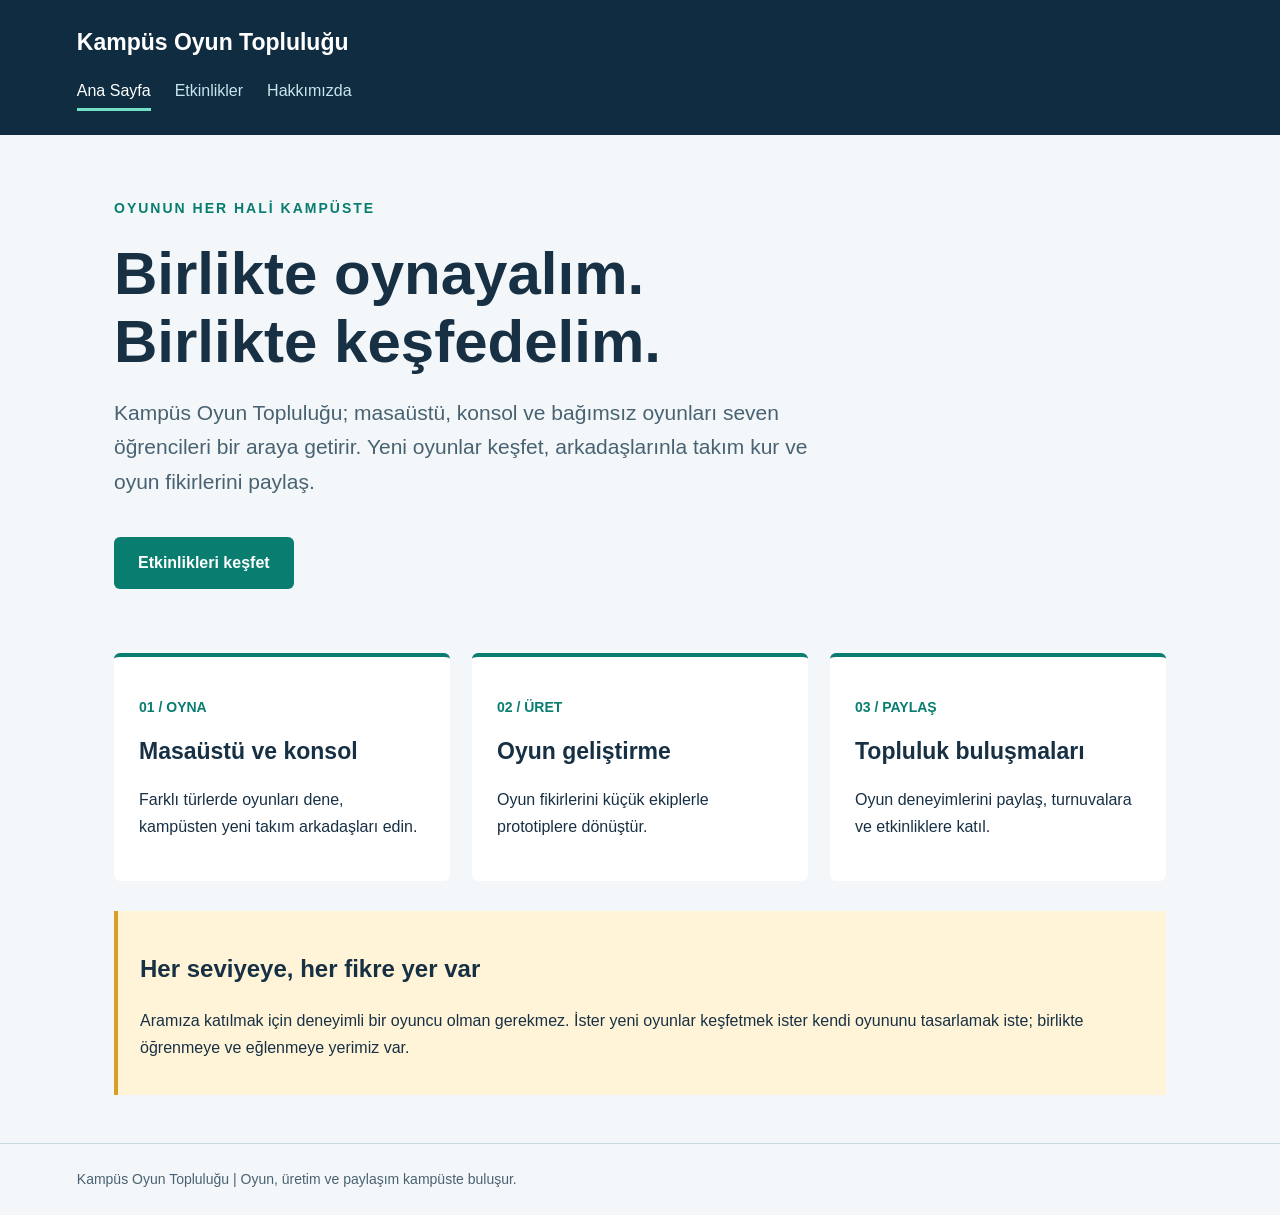
<file: index.html>
<!doctype html>
<html lang="tr">
<head>
  <meta charset="UTF-8">
  <meta name="viewport" content="width=device-width, initial-scale=1.0">
  <title>Ana Sayfa | Kampüs Oyun Topluluğu</title>
  <link rel="stylesheet" href="style.css">
</head>
<body>
<header><div class="brand">Kampüs Oyun Topluluğu</div><nav aria-label="Ana menü"><a href="index.html" aria-current="page">Ana Sayfa</a>
<a href="etkinlikler.html">Etkinlikler</a>
<a href="hakkimizda.html">Hakkımızda</a></nav></header>
<main><p class="eyebrow">OYUNUN HER HALİ KAMPÜSTE</p>
<h1>Birlikte oynayalım.<br>Birlikte keşfedelim.</h1>
<p class="intro">Kampüs Oyun Topluluğu; masaüstü, konsol ve bağımsız oyunları seven öğrencileri bir araya getirir. Yeni oyunlar keşfet, arkadaşlarınla takım kur ve oyun fikirlerini paylaş.</p>
<a class="button" href="etkinlikler.html">Etkinlikleri keşfet</a>
<section class="grid" aria-label="Topluluk etkinlikleri">
<article><p class="meta">01 / OYNA</p><h2>Masaüstü ve konsol</h2><p>Farklı türlerde oyunları dene, kampüsten yeni takım arkadaşları edin.</p></article>
<article><p class="meta">02 / ÜRET</p><h2>Oyun geliştirme</h2><p>Oyun fikirlerini küçük ekiplerle prototiplere dönüştür.</p></article>
<article><p class="meta">03 / PAYLAŞ</p><h2>Topluluk buluşmaları</h2><p>Oyun deneyimlerini paylaş, turnuvalara ve etkinliklere katıl.</p></article>
</section>
<section class="note" aria-label="Topluluk hakkında">
<h2>Her seviyeye, her fikre yer var</h2>
<p>Aramıza katılmak için deneyimli bir oyuncu olman gerekmez. İster yeni oyunlar keşfetmek ister kendi oyununu tasarlamak iste; birlikte öğrenmeye ve eğlenmeye yerimiz var.</p>
</section></main>
<footer>Kampüs Oyun Topluluğu | Oyun, üretim ve paylaşım kampüste buluşur.</footer>
</body>
</html>
</file>
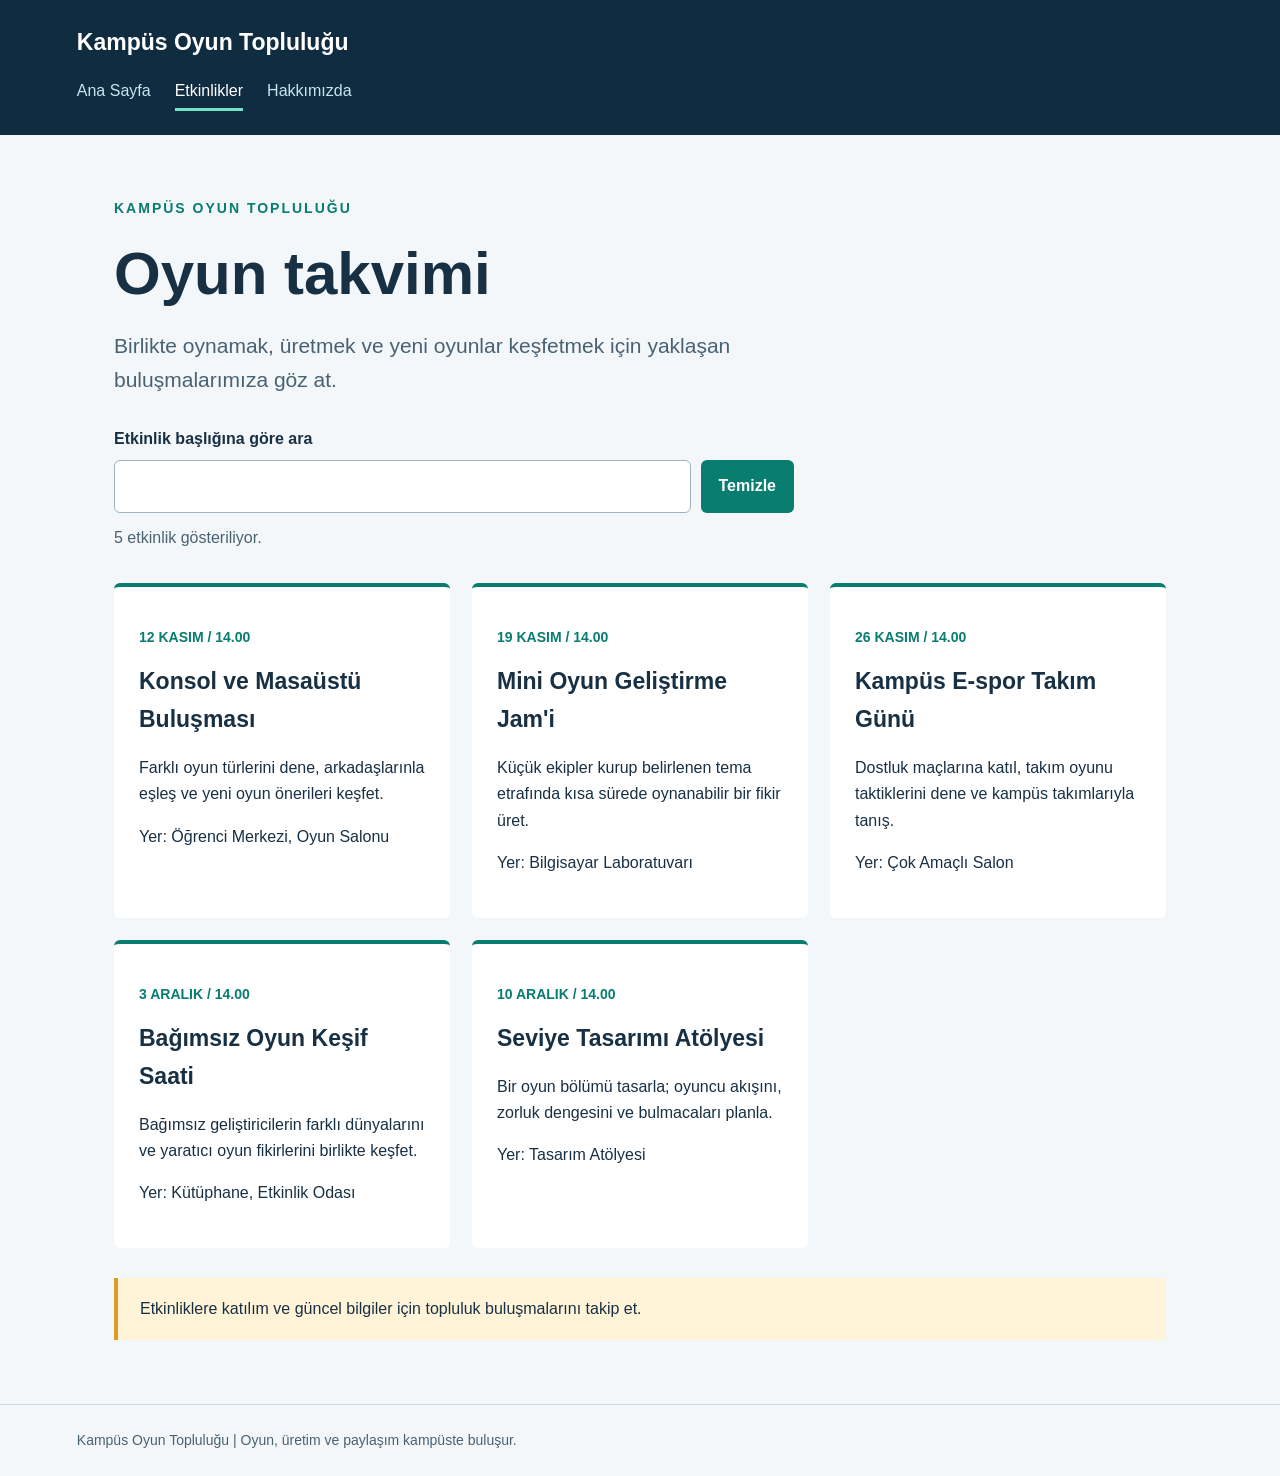
<file: etkinlikler.html>
<!doctype html>
<html lang="tr">
<head>
  <meta charset="UTF-8">
  <meta name="viewport" content="width=device-width, initial-scale=1.0">
  <title>Etkinlikler | Kampüs Oyun Topluluğu</title>
  <link rel="stylesheet" href="style.css">
  <script src="script.js" defer></script>
</head>
<body>
<header><div class="brand">Kampüs Oyun Topluluğu</div><nav aria-label="Ana menü"><a href="index.html">Ana Sayfa</a>
<a href="etkinlikler.html" aria-current="page">Etkinlikler</a>
<a href="hakkimizda.html">Hakkımızda</a></nav></header>
<main><p class="eyebrow">KAMPÜS OYUN TOPLULUĞU</p><h1>Oyun takvimi</h1>
<p class="intro">Birlikte oynamak, üretmek ve yeni oyunlar keşfetmek için yaklaşan buluşmalarımıza göz at.</p>
<div class="event-search">
<label for="event-search-input">Etkinlik başlığına göre ara</label>
<div class="event-search-controls">
<input id="event-search-input" type="search" autocomplete="off">
<button id="clear-search" type="button">Temizle</button>
</div>
<p id="event-count" class="event-count" aria-live="polite">5 etkinlik gösteriliyor.</p>
<p id="no-events" class="event-empty" role="status" hidden>Aramanıza uygun etkinlik bulunamadı.</p>
</div>
<section class="grid" id="event-list" aria-label="Oyun topluluğu etkinlikleri">
<article><p class="meta">12 KASIM / 14.00</p><h2>Konsol ve Masaüstü Buluşması</h2><p>Farklı oyun türlerini dene, arkadaşlarınla eşleş ve yeni oyun önerileri keşfet.</p><p>Yer: Öğrenci Merkezi, Oyun Salonu</p></article>
<article><p class="meta">19 KASIM / 14.00</p><h2>Mini Oyun Geliştirme Jam'i</h2><p>Küçük ekipler kurup belirlenen tema etrafında kısa sürede oynanabilir bir fikir üret.</p><p>Yer: Bilgisayar Laboratuvarı</p></article>
<article><p class="meta">26 KASIM / 14.00</p><h2>Kampüs E-spor Takım Günü</h2><p>Dostluk maçlarına katıl, takım oyunu taktiklerini dene ve kampüs takımlarıyla tanış.</p><p>Yer: Çok Amaçlı Salon</p></article>
<article><p class="meta">3 ARALIK / 14.00</p><h2>Bağımsız Oyun Keşif Saati</h2><p>Bağımsız geliştiricilerin farklı dünyalarını ve yaratıcı oyun fikirlerini birlikte keşfet.</p><p>Yer: Kütüphane, Etkinlik Odası</p></article>
<article><p class="meta">10 ARALIK / 14.00</p><h2>Seviye Tasarımı Atölyesi</h2><p>Bir oyun bölümü tasarla; oyuncu akışını, zorluk dengesini ve bulmacaları planla.</p><p>Yer: Tasarım Atölyesi</p></article>
</section><p class="note">Etkinliklere katılım ve güncel bilgiler için topluluk buluşmalarını takip et.</p></main>
<footer>Kampüs Oyun Topluluğu | Oyun, üretim ve paylaşım kampüste buluşur.</footer>
</body>
</html>
</file>
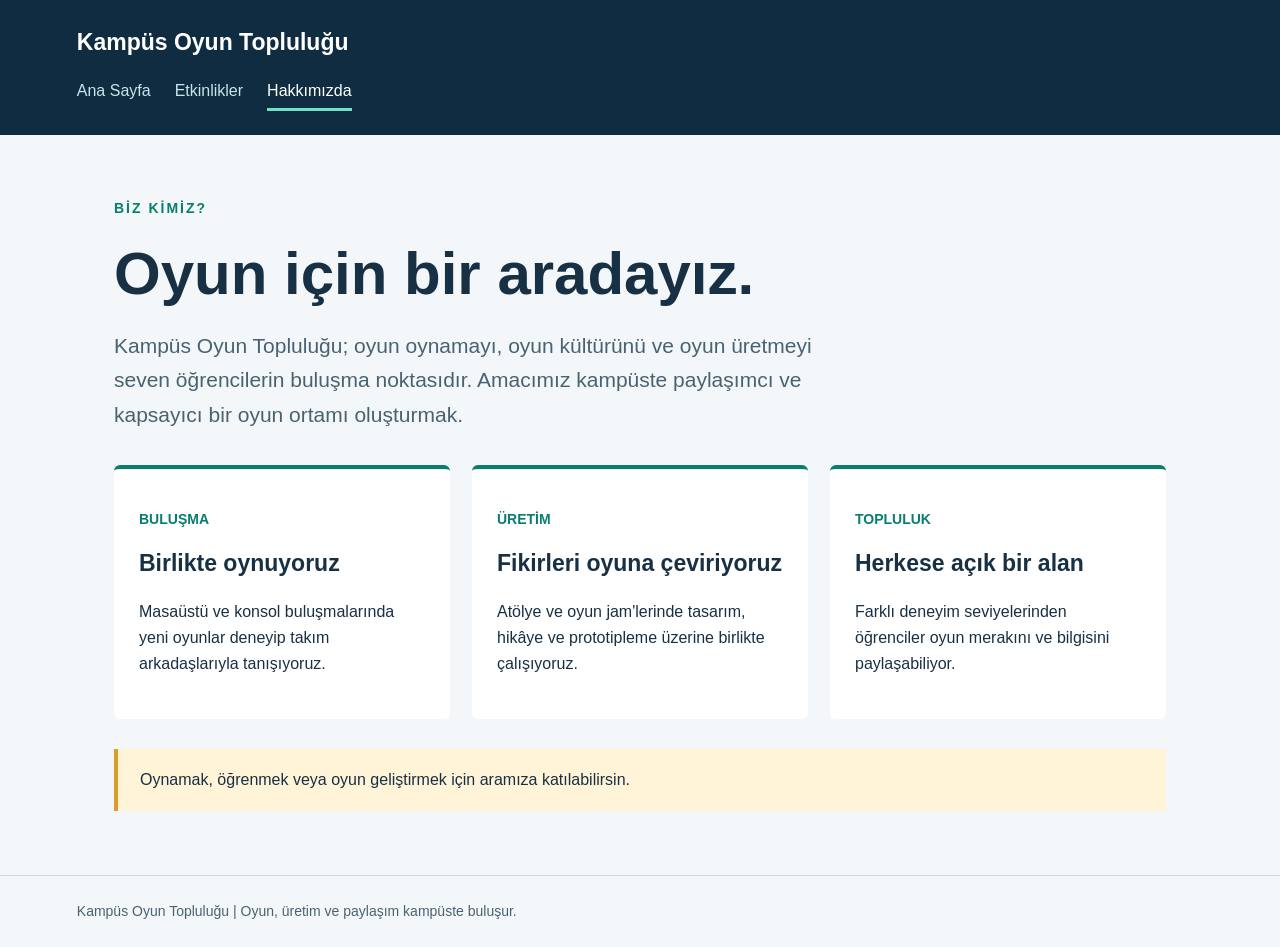
<file: hakkimizda.html>
<!doctype html>
<html lang="tr">
<head>
  <meta charset="UTF-8">
  <meta name="viewport" content="width=device-width, initial-scale=1.0">
  <title>Hakkımızda | Kampüs Oyun Topluluğu</title>
  <link rel="stylesheet" href="style.css">
</head>
<body>
<header><div class="brand">Kampüs Oyun Topluluğu</div><nav aria-label="Ana menü"><a href="index.html">Ana Sayfa</a>
<a href="etkinlikler.html">Etkinlikler</a>
<a href="hakkimizda.html" aria-current="page">Hakkımızda</a></nav></header>
<main><p class="eyebrow">BİZ KİMİZ?</p><h1>Oyun için bir aradayız.</h1>
<p class="intro">Kampüs Oyun Topluluğu; oyun oynamayı, oyun kültürünü ve oyun üretmeyi seven öğrencilerin buluşma noktasıdır. Amacımız kampüste paylaşımcı ve kapsayıcı bir oyun ortamı oluşturmak.</p>
<section class="grid" aria-label="Topluluk bilgileri">
<article><p class="meta">BULUŞMA</p><h2>Birlikte oynuyoruz</h2><p>Masaüstü ve konsol buluşmalarında yeni oyunlar deneyip takım arkadaşlarıyla tanışıyoruz.</p></article>
<article><p class="meta">ÜRETİM</p><h2>Fikirleri oyuna çeviriyoruz</h2><p>Atölye ve oyun jam'lerinde tasarım, hikâye ve prototipleme üzerine birlikte çalışıyoruz.</p></article>
<article><p class="meta">TOPLULUK</p><h2>Herkese açık bir alan</h2><p>Farklı deneyim seviyelerinden öğrenciler oyun merakını ve bilgisini paylaşabiliyor.</p></article>
</section><p class="note">Oynamak, öğrenmek veya oyun geliştirmek için aramıza katılabilirsin.</p></main>
<footer>Kampüs Oyun Topluluğu | Oyun, üretim ve paylaşım kampüste buluşur.</footer>
</body>
</html>
</file>
<file: style.css>
/* Ortak görünüm: Üç HTML dosyası bu dosyayı kullanır. */
* { box-sizing: border-box; }
body { margin: 0; font-family: Arial, sans-serif; color: #183044; background: #f3f7fa; line-height: 1.65; }
header { background: #102c40; color: white; padding: 24px max(6vw, 20px); }
.brand { font-weight: bold; font-size: 23px; }
nav { display: flex; flex-wrap: wrap; gap: 24px; margin-top: 12px; }
nav a { color: #c5e6ee; text-decoration: none; padding: 4px 0; }
nav a[aria-current="page"] { color: white; border-bottom: 3px solid #72e1c5; }
a { color: #086767; }
a:focus-visible { outline: 3px solid #e1a82b; outline-offset: 5px; }
main { max-width: 1100px; margin: 0 auto; padding: 48px 24px; min-height: 65vh; }
.eyebrow { color: #087d70; font-weight: bold; letter-spacing: 2px; font-size: 14px; }
h1 { font-size: clamp(34px, 5vw, 60px); line-height: 1.12; max-width: 850px; margin: 20px 0; }
.intro { font-size: 21px; max-width: 730px; color: #496272; }
.button { display: inline-block; margin: 16px 0 32px; padding: 13px 24px; background: #087d70; color: white; border-radius: 6px; text-decoration: none; font-weight: bold; }
.grid { display: grid; grid-template-columns: repeat(3, 1fr); gap: 22px; margin-top: 32px; }
article { background: white; border-top: 4px solid #087d70; padding: 25px; border-radius: 6px; }
article h2 { margin: 10px 0; font-size: 23px; }
.event-search { max-width: 680px; margin-top: 28px; }
.event-search label { display: block; margin-bottom: 8px; font-weight: bold; }
.event-search-controls { display: flex; gap: 10px; }
.event-search input { flex: 1; min-width: 0; padding: 12px 14px; border: 1px solid #9fb2bf; border-radius: 6px; background: white; color: #183044; font: inherit; }
.event-search button { padding: 12px 18px; border: 0; border-radius: 6px; background: #087d70; color: white; font: inherit; font-weight: bold; cursor: pointer; }
.event-search input:focus-visible, .event-search button:focus-visible { outline: 3px solid #e1a82b; outline-offset: 3px; }
.event-search button:hover { background: #065e56; }
.event-count { margin: 12px 0 0; color: #496272; }
.event-empty { margin: 8px 0 0; color: #496272; font-weight: bold; }
.meta { font-size: 14px; color: #087d70; font-weight: bold; }
.note { padding: 18px 22px; border-left: 4px solid #db9d27; background: #fff4d8; margin-top: 30px; }
footer { border-top: 1px solid #cad8e0; padding: 24px 6vw; color: #496272; font-size: 14px; }
@media (max-width: 700px) { .grid { grid-template-columns: 1fr; } main { padding-top: 28px; } }
@media (max-width: 390px) { .event-search-controls { flex-direction: column; } .event-search input, .event-search button { width: 100%; } }
</file>
